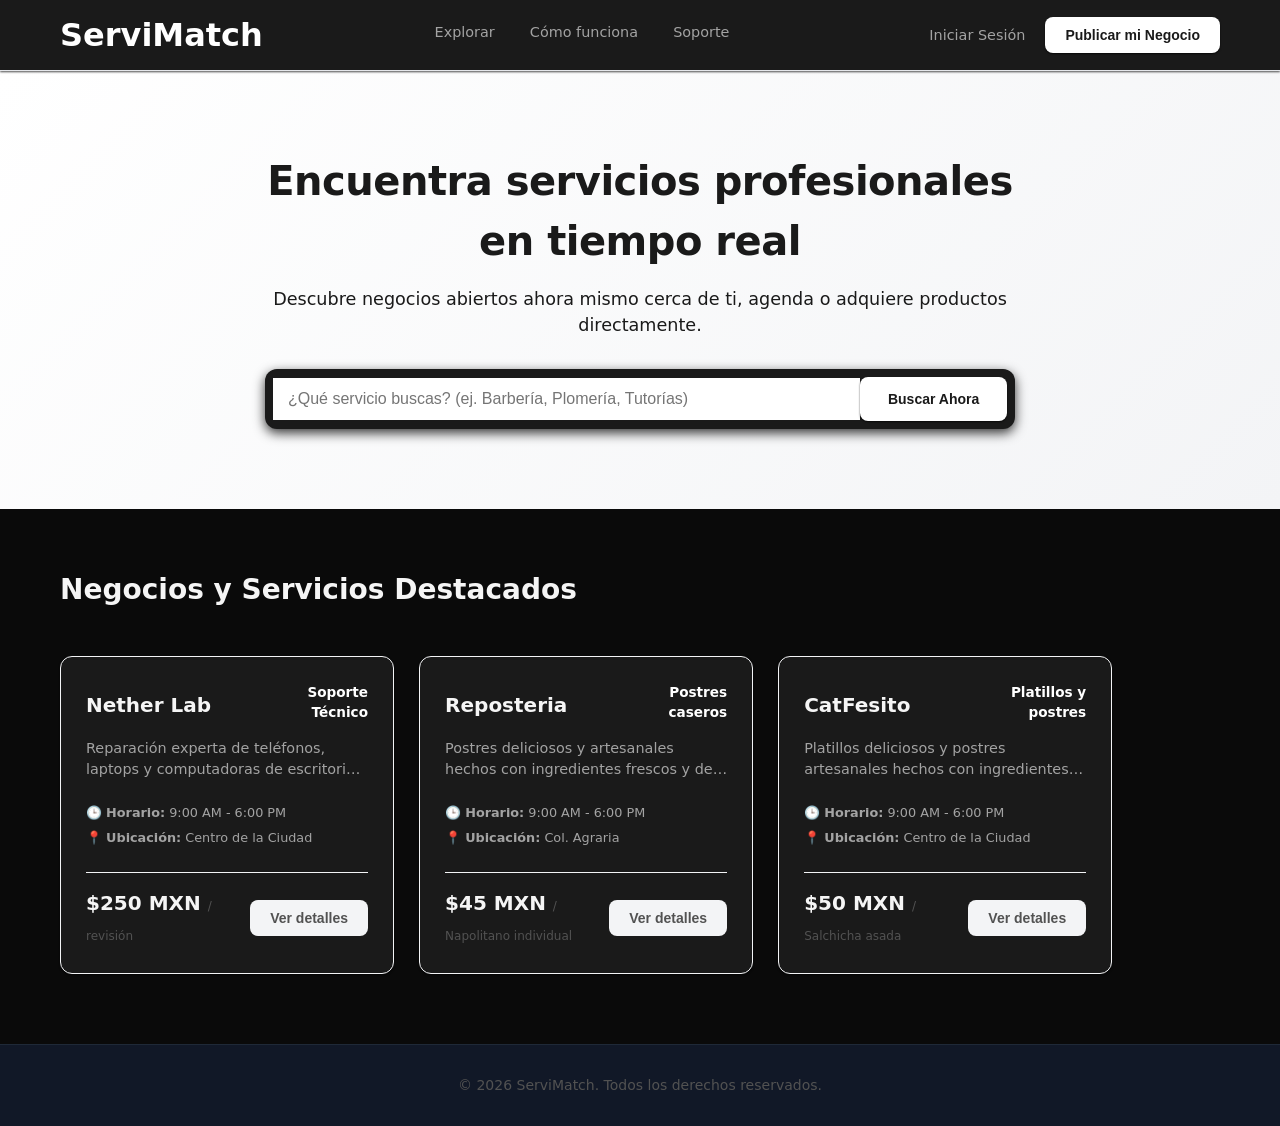
<file: index.html>
<!DOCTYPE html>
<html lang="es">
<head>
    <meta charset="UTF-8">
    <meta name="viewport" content="width=device-width, initial-scale=1.0">
    <title>ServiMatch - Encuentra Servicios en tu Zona</title>
    <link rel="stylesheet" href="css/style.css">
</head>
<body>

    <header class="header">
    <div class="container">
        <div class="navbar">
            <div class="nav-brand">
                <span><a href="index.html">ServiMatch</a></span>
            </div>
            
            <div class="nav-menu-container">
                
                
                <nav class="nav-menu" id="navMenu">
                    <a href="index.html">Explorar</a>
                    <a href="#">Cómo funciona</a>
                    <a href="soporte.html">Soporte</a>
                </nav>
                
            </div>

            <div class="nav-actions">
                <a href="login.html">Iniciar Sesión</a>
                <button class="btn btn-primary">Publicar mi Negocio</button>
            </div>
            <button class="menu-toggle" id="menuToggle" aria-label="Abrir menú">
                    <span></span>
                    <span></span>
                    <span></span>
                </button>
        </div>
    </div>
</header>

    <section class="hero">
        <div class="hero-content">
            <h1>Encuentra servicios profesionales en tiempo real</h1>
            <p>Descubre negocios abiertos ahora mismo cerca de ti, agenda o adquiere productos directamente.</p>
            
            <form class="search-form">
                <div class="search-input-cell">
                    <input type="text" placeholder="¿Qué servicio buscas? (ej. Barbería, Plomería, Tutorías)">
                </div>
                <div class="search-button-cell">
                    <button type="submit" class="btn btn-primary">Buscar Ahora</button>
                </div>
            </form>
        </div>
    </section>

    <main class="container main-content">
        <h2>Negocios y Servicios Destacados</h2>
        
        <div class="services-grid">
            
            <div class="card-wrapper">
                <div class="card">
                    <div class="card-header">
                        <div class="card-title-area">
                            <h3>Nether Lab</h3>
                        </div>
                        <div class="card-category-area">
                            <span>Soporte Técnico</span>
                        </div>
                    </div>
                    
                    <p class="card-description">Reparación experta de teléfonos, laptops y computadoras de escritorio. Diagnóstico rápido.</p>
                    
                    <div class="card-info-list">
                        <p>🕒 <strong>Horario:</strong> 9:00 AM - 6:00 PM</p>
                        <p>📍 <strong>Ubicación:</strong> Centro de la Ciudad</p>
                    </div>
                    
                    <div class="card-footer">
                        <div class="card-price-area">
                            $250 MXN <span>/ revisión</span>
                        </div>
                        <div class="card-action-area">
                            <button class="btn btn-secondary" ><a href="detallesNetherLab.html">Ver detalles</a></button>
                            
                        </div>
                    </div>
                    
                </div>
            </div>



            <div class="card-wrapper">
                <div class="card">
                    <div class="card-header">
                        <div class="card-title-area">
                            
                            <h3>Reposteria</h3>
                        </div>
                        <div class="card-category-area">
                            <span>Postres caseros</span>
                        </div>
                    </div>
                    
                    <p class="card-description">Postres deliciosos y artesanales hechos con ingredientes frescos y de alta calidad.</p>
                    
                    <div class="card-info-list">
                        <p>🕒 <strong>Horario:</strong> 9:00 AM - 6:00 PM</p>
                        <p>📍 <strong>Ubicación:</strong> Col. Agraria</p>
                    </div>
                    
                    <div class="card-footer">
                        <div class="card-price-area">
                            $45 MXN <span>/ Napolitano individual</span>
                        </div>
                        <div class="card-action-area">
                            <button class="btn btn-secondary" ><a href="detallesReposteria.html">Ver detalles</a></button>
                            
                        </div>
                    </div>
                    
                </div>


                
            </div>

            


            <div class="card-wrapper">
                <div class="card">
                    <div class="card-header">
                        <div class="card-title-area">
                            
                            <h3>CatFesito</h3>
                        </div>
                        <div class="card-category-area">
                            <span>Platillos y postres</span>
                        </div>
                    </div>
                    
                    <p class="card-description">Platillos deliciosos y postres artesanales hechos con ingredientes frescos y de alta calidad.</p>
                    
                    <div class="card-info-list">
                        <p>🕒 <strong>Horario:</strong> 9:00 AM - 6:00 PM</p>
                        <p>📍 <strong>Ubicación:</strong> Centro de la Ciudad</p>
                    </div>
                    
                    <div class="card-footer">
                        <div class="card-price-area">
                            $50 MXN <span>/ Salchicha asada</span>
                        </div>
                        <div class="card-action-area">
                            <button class="btn btn-secondary" ><a href="detalles.html">Ver detalles</a></button>
                            
                        </div>
                    </div>
                    
                </div>


                
            </div>



        </div>
    </main>

    <footer class="footer">
        <div class="container">
            <p>&copy; 2026 ServiMatch. Todos los derechos reservados.</p>
        </div>
    </footer>

    <script>
        const menuToggle = document.getElementById('menuToggle');
        const navMenu = document.getElementById('navMenu');

        menuToggle.addEventListener('click', () => {
            // Abre o cierra el menú lateral
            navMenu.classList.toggle('active');
            // Cambia el aspecto del botón (Líneas -> X)
            menuToggle.classList.toggle('open');
        });
    </script>

    
</body>
</html>

</body>
</html>
</file>
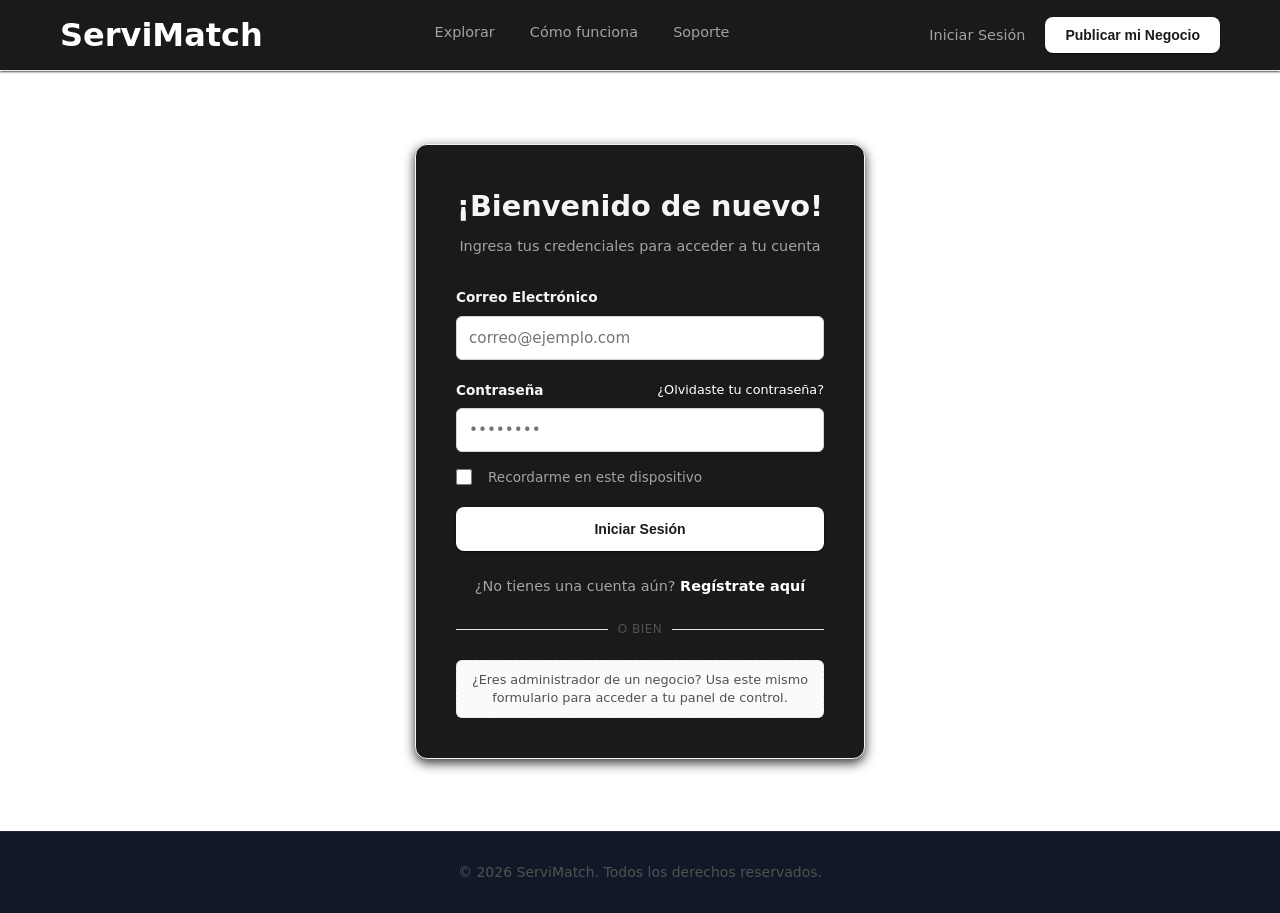
<file: login.html>
<!DOCTYPE html>
<html lang="es">
<head>
    <meta charset="UTF-8">
    <meta name="viewport" content="width=device-width, initial-scale=1.0">
    <title>ServiMatch - Encuentra Servicios en tu Zona</title>
    <link rel="stylesheet" href="css/style.css">
</head>
<body class="body2">

    <header class="header">
    <div class="container">
        <div class="navbar">
            <div class="nav-brand">
                <span><a href="index.html">ServiMatch</a></span>
            </div>
            
            <div class="nav-menu-container">
                
                
                <nav class="nav-menu" id="navMenu">
                    <a href="index.html">Explorar</a>
                    <a href="#">Cómo funciona</a>
                    <a href="soporte.html">Soporte</a>
                </nav>
                
            </div>

            <div class="nav-actions">
                <a href="login.html">Iniciar Sesión</a>
                <button class="btn btn-primary">Publicar mi Negocio</button>
            </div>
            <button class="menu-toggle" id="menuToggle" aria-label="Abrir menú">
                    <span></span>
                    <span></span>
                    <span></span>
                </button>
        </div>
    </div>
</header>

    <main class="container login-main">
        <div class="login-card">
            <div class="login-header">
                <h2>¡Bienvenido de nuevo!</h2>
                <p>Ingresa tus credenciales para acceder a tu cuenta</p>
            </div>

            <form action="#" method="POST" class="support-form">
                <div class="form-group">
                    <label for="email">Correo Electrónico</label>
                    <input type="email" id="email" name="email" placeholder="correo@ejemplo.com" required>
                </div>

                <div class="form-group">
                    <div class="label-wrapper">
                        <label for="password">Contraseña</label>
                        <a href="#" class="form-link-sm">¿Olvidaste tu contraseña?</a>
                    </div>
                    <input type="password" id="password" name="password" placeholder="••••••••" required>
                </div>

                <div class="form-options">
                    <label class="checkbox-container">
                        <input type="checkbox" name="remember">
                        <span class="checkmark"></span>
                        Recordarme en este dispositivo
                    </label>
                </div>

                <button type="submit" class="btn btn-primary btn-block">Iniciar Sesión</button>
            </form>

            <div class="login-footer">
                <p>¿No tienes una cuenta aún? <a href="registro.html">Regístrate aquí</a></p>
                <div class="divider"><span>O bien</span></div>
                <p class="admin-notice">¿Eres administrador de un negocio? Usa este mismo formulario para acceder a tu panel de control.</p>
            </div>
        </div>
    </main>

    <footer class="footer">
        <div class="container">
            <p>&copy; 2026 ServiMatch. Todos los derechos reservados.</p>
        </div>
    </footer>

    <script>
        const menuToggle = document.getElementById('menuToggle');
        const navMenu = document.getElementById('navMenu');

        menuToggle.addEventListener('click', () => {
            navMenu.classList.toggle('active');
            menuToggle.classList.toggle('open');
        });
    </script>
</body>
</html>
</file>
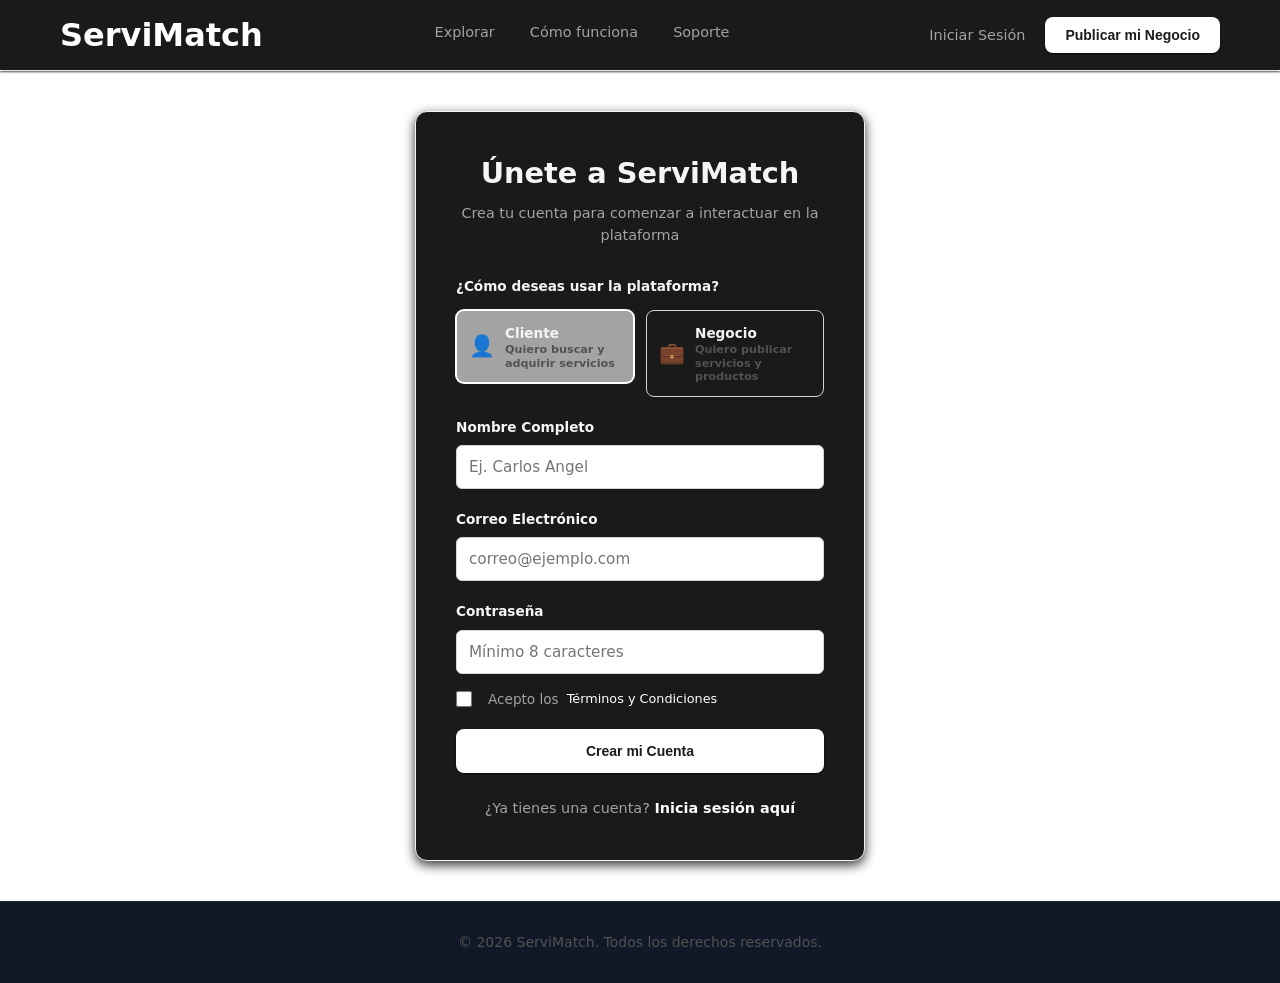
<file: registro.html>
<!DOCTYPE html>
<html lang="es">
<head>
    <meta charset="UTF-8">
    <meta name="viewport" content="width=device-width, initial-scale=1.0">
    <title>ServiMatch - Encuentra Servicios en tu Zona</title>
    <link rel="stylesheet" href="css/style.css">
</head>
<body class="body2">

    <header class="header">
    <div class="container">
        <div class="navbar">
            <div class="nav-brand">
                <span><a href="index.html">ServiMatch</a></span>
            </div>
            
            <div class="nav-menu-container">
                
                
                <nav class="nav-menu" id="navMenu">
                    <a href="index.html">Explorar</a>
                    <a href="#">Cómo funciona</a>
                    <a href="soporte.html">Soporte</a>
                </nav>
                
            </div>

            <div class="nav-actions">
                <a href="login.html">Iniciar Sesión</a>
                <button class="btn btn-primary">Publicar mi Negocio</button>
            </div>
            <button class="menu-toggle" id="menuToggle" aria-label="Abrir menú">
                    <span></span>
                    <span></span>
                    <span></span>
                </button>
        </div>
    </div>
</header>

    <main class="container login-main">
        <div class="login-card">
            <div class="login-header">
                <h2>Únete a ServiMatch</h2>
                <p>Crea tu cuenta para comenzar a interactuar en la plataforma</p>
            </div>

            <form action="#" method="POST" class="support-form">
                
                <div class="form-group">
                    <label>¿Cómo deseas usar la plataforma?</label>
                    <div class="role-selector">
                        <label class="role-option">
                            <input type="radio" name="rol" value="cliente" checked>
                            <div class="role-box">
                                <span class="role-icon">👤</span>
                                <div class="role-text">
                                    <strong>Cliente</strong>
                                    <p>Quiero buscar y adquirir servicios</p>
                                </div>
                            </div>
                        </label>
                        
                        <label class="role-option">
                            <input type="radio" name="rol" value="administrador">
                            <div class="role-box">
                                <span class="role-icon">💼</span>
                                <div class="role-text">
                                    <strong>Negocio</strong>
                                    <p>Quiero publicar servicios y productos</p>
                                </div>
                            </div>
                        </label>
                    </div>
                </div>

                <div class="form-group">
                    <label Territories for="nombre">Nombre Completo</label>
                    <input type="text" id="nombre" name="nombre" placeholder="Ej. Carlos Angel" required>
                </div>

                <div class="form-group">
                    <label for="email">Correo Electrónico</label>
                    <input type="email" id="email" name="email" placeholder="correo@ejemplo.com" required>
                </div>

                <div class="form-group">
                    <label for="password">Contraseña</label>
                    <input type="password" id="password" name="password" placeholder="Mínimo 8 caracteres" minlength="8" required>
                </div>

                <div class="form-options">
                    <label class="checkbox-container">
                        <input type="checkbox" name="terminos" required>
                        <span class="checkmark"></span>
                        Acepto los <a href="#" class="form-link-sm">Términos y Condiciones</a>
                    </label>
                </div>

                <button type="submit" class="btn btn-primary btn-block">Crear mi Cuenta</button>
            </form>

            <div class="login-footer">
                <p>¿Ya tienes una cuenta? <a href="login.html">Inicia sesión aquí</a></p>
            </div>
        </div>
    </main>

    <footer class="footer">
        <div class="container">
            <p>&copy; 2026 ServiMatch. Todos los derechos reservados.</p>
        </div>
    </footer>

    <script>
        const menuToggle = document.getElementById('menuToggle');
        const navMenu = document.getElementById('navMenu');

        menuToggle.addEventListener('click', () => {
            navMenu.classList.toggle('active');
            menuToggle.classList.toggle('open');
        });
    </script>
</body>
</html>
</file>
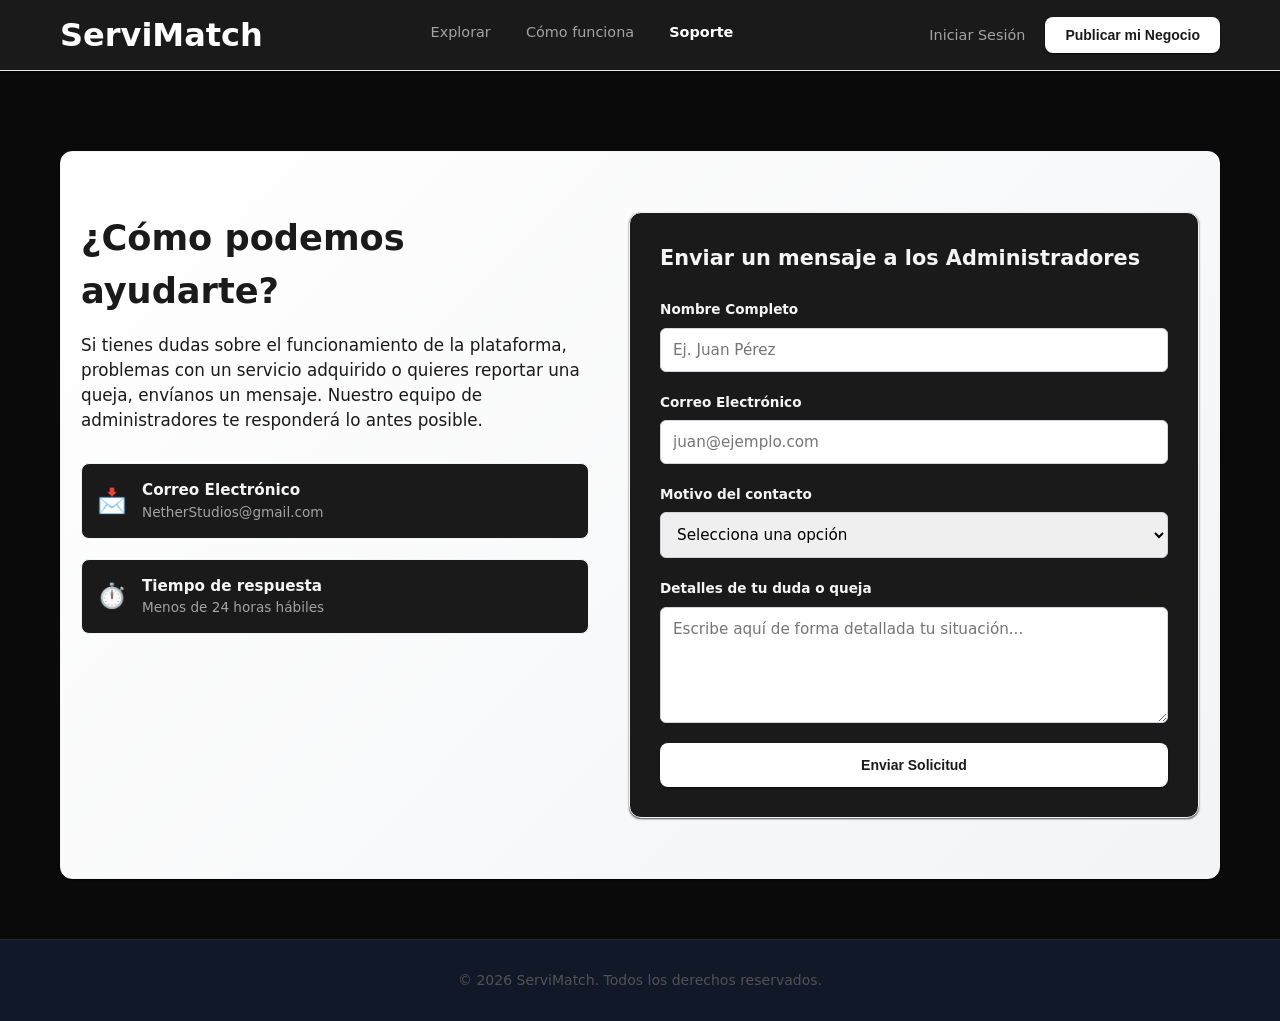
<file: soporte.html>
<!DOCTYPE html>
<html lang="es">
<head>
    <meta charset="UTF-8">
    <meta name="viewport" content="width=device-width, initial-scale=1.0">
    <title>ServiMatch - Encuentra Servicios en tu Zona</title>
    <link rel="stylesheet" href="css/style.css">
</head>
<body>

    <header class="header">
    <div class="container">
        <div class="navbar">
            <div class="nav-brand">
                <span><a href="index.html">ServiMatch</a></span>
            </div>
            
            <div class="nav-menu-container">
                
                
                <nav class="nav-menu" id="navMenu">
                    <a href="index.html">Explorar</a>
                    <a href="#">Cómo funciona</a>
                    <a href="soporte.html" class="active-link">Soporte</a>
                </nav>
                
            </div>

            <div class="nav-actions">
                <a href="login.html">Iniciar Sesión</a>
                <button class="btn btn-primary">Publicar mi Negocio</button>
            </div>
            <button class="menu-toggle" id="menuToggle" aria-label="Abrir menú">
                    <span></span>
                    <span></span>
                    <span></span>
                </button>
        </div>
    </div>
</header>

<main class="container main-content">
        <div class="support-container">
            
            <div class="support-info-card">
                <h2>¿Cómo podemos ayudarte?</h2>
                <p class="support-subtitle">Si tienes dudas sobre el funcionamiento de la plataforma, problemas con un servicio adquirido o quieres reportar una queja, envíanos un mensaje. Nuestro equipo de administradores te responderá lo antes posible.</p>
                
                <div class="support-channels">
                    <div class="channel-item">
                        <span class="channel-icon">📩</span>
                        <div>
                            <h4>Correo Electrónico</h4>
                            <p>NetherStudios@gmail.com</p>
                        </div>
                    </div>
                    <div class="channel-item">
                        <span class="channel-icon">⏱️</span>
                        <div>
                            <h4>Tiempo de respuesta</h4>
                            <p>Menos de 24 horas hábiles</p>
                        </div>
                    </div>
                </div>
            </div>

            <div class="support-form-card">
                <h3>Enviar un mensaje a los Administradores</h3>
                
                <form action="#" method="POST" class="support-form">
                    <div class="form-group">
                        <label for="nombre">Nombre Completo</label>
                        <input type="text" id="nombre" name="nombre" placeholder="Ej. Juan Pérez" required>
                    </div>

                    <div class="form-group">
                        <label for="correo">Correo Electrónico</label>
                        <input type="email" id="correo" name="correo" placeholder="juan@ejemplo.com" required>
                    </div>

                    <div class="form-group">
                        <label for="tipo_asunto">Motivo del contacto</label>
                        <select id="tipo_asunto" name="tipo_asunto" required>
                            <option value="" disabled selected>Selecciona una opción</option>
                            <option value="duda">Duda / Consulta general</option>
                            <option value="queja">Queja sobre un negocio/servicio</option>
                            <option value="tecnico">Problema técnico en la web</option>
                            <option value="otro">Otro asunto</option>
                        </select>
                    </div>

                    <div class="form-group">
                        <label for="mensaje">Detalles de tu duda o queja</label>
                        <textarea id="mensaje" name="mensaje" rows="5" placeholder="Escribe aquí de forma detallada tu situación..." required></textarea>
                    </div>

                    <button type="submit" class="btn btn-primary btn-block">Enviar Solicitud</button>
                </form>
            </div>

        </div>
    </main>

    <footer class="footer">
        <div class="container">
            <p>&copy; 2026 ServiMatch. Todos los derechos reservados.</p>
        </div>
    </footer>

    <script>
        const menuToggle = document.getElementById('menuToggle');
        const navMenu = document.getElementById('navMenu');

        menuToggle.addEventListener('click', () => {
            navMenu.classList.toggle('active');
            menuToggle.classList.toggle('open');
        });
    </script>
</body>
</html>
</file>
<file: css/style.css>
/* ==========================================================================
   1. VARIABLES Y CONFIGURACIÓN BASE
   ========================================================================== */
:root {
    
    /* Colores Principales (Monocromáticos) */
    --primary-color: #ffffff;       /* Blanco puro para los elementos de máxima atención */
    --primary-hover: #e5e7eb;       /* Gris muy claro para los hovers */
    --secondary-color: #f3f4f6;     /* Contraste secundario claro */
    
    /* Fondos (Negros y Grises Profundos) */
    --bg-main: #0a0a0a;             /* Negro azabache sutil (más elegante que el #000000 puro) */
    --bg-card: #121212;             /* Un gris oscuro casi negro para tarjetas y contenedores */
    --white: #1a1a1a;               /* Tercer nivel de elevación para elementos flotantes o menús */
    
    /* Textos (Escala de Blancos y Grises) */
    --text-dark: #f5f5f5;           /* Texto principal (Blanco suave para no cansar la vista) */
    --text-muted: #a3a3a3;          /* Texto secundario (Gris medio) */
    --text-light: #525252;          /* Texto desactivado, bordes finos o subtítulos muy discretos */
    
    /* Estados (Manteniendo la estética, pero legibles) */
    --color-open-bg: #172554;       /* Azul marino muy oscuro (mantiene el orden sin romper la estética) */
    --color-open-text: #60a5fa;     
    --color-closed-bg: #2d0606;     /* Vino/Rojo quemado muy oscuro */
    --color-closed-text: #f87171;   
    
    /* Efectos y Estructura */
    --shadow-sm: 0 1px 2px 0 rgba(0, 0, 0, 0.7);
    --shadow-md: 0 4px 12px rgba(0, 0, 0, 0.8);
    --radius: 12px;
}

* {
    box-sizing: border-box;
    margin: 0;
    padding: 0;
}

body {
    font-family: system-ui, -apple-system, BlinkMacSystemFont, 'Segoe UI', Roboto, Oxygen, Ubuntu, Cantarell, sans-serif;
    background-color: var(--bg-main);
    color: var(--text-dark);
    line-height: 1.5;
}
.body2 {
    font-family: system-ui, -apple-system, BlinkMacSystemFont, 'Segoe UI', Roboto, Oxygen, Ubuntu, Cantarell, sans-serif;
    background-color: var(--primary-color);
    color: var(--text-dark);
    line-height: 1.5;
}

a {
    text-decoration: none;
    color: inherit;
    transition: color 0.2s ease;
}

/* ==========================================================================
   2. COMPONENTES REUTILIZABLES (Botones, Etiquetas)
   ========================================================================== */
.btn {
    display: inline-block;
    padding: 10px 20px;
    font-size: 0.875rem;
    font-weight: 600;
    border-radius: 8px;
    border: none;
    cursor: pointer;
    transition: all 0.2s ease;
    text-align: center;
}

.btn-primary {
    background-color: var(--primary-color);
    color: var(--white);
    box-shadow: var(--shadow-sm);
}

.btn-primary:hover {
    background-color: var(--primary-hover);
}

.btn-secondary {
    background-color: #f3f4f6;
    color: var(--text-light);
}

.btn-secondary:hover {
    background-color: #e5e7eb;
}

.btn-disabled {
    background-color: #f3f4f6;
    color: var(--color-closed-text);
    cursor: not-allowed;
}

.badge {
    display: inline-block;
    padding: 4px 10px;
    font-size: 0.75rem;
    font-weight: 600;
    border-radius: 9999px;
}

.badge-open {
    background-color: var(--color-open-bg);
    color: var(--color-open-text);
}

.badge-closed {
    background-color: var(--color-closed-bg);
    color: var(--color-closed-text);
}

/* ==========================================================================
   3. ESTRUCTURA / LAYOUT DEL INDEX
   ========================================================================== */
.container {
    max-width: 1200px;
    margin: 0 auto;
    padding: 0 20px;
}

/* Navbar */
.header {
    background-color: var(--white);
    border-bottom: 1px solid #e5e7eb;
    position: sticky;
    top: 0;
    z-index: 100;
    box-shadow: var(--shadow-sm);
}

.navbar {
    display: table;
    width: 100%;
    height: 70px;
}

.nav-brand, .nav-menu, .nav-actions {
    display: table-cell;
    vertical-align: middle;
}

.nav-brand {
    font-size: 2rem;
    font-weight: 700;
    color: var(--primary-color);
    width: 20%;
}

.nav-menu {
    text-align: center;
    width: 50%;
    padding:20px;
}

.nav-menu a {
    margin: 0 15px;
    font-size: 0.9rem;
    font-weight: 500;
    color: var(--text-muted);
}

.nav-menu a:hover {
    color: var(--primary-color);
}

.nav-actions {
    text-align: right;
    width: 30%;
}

.nav-actions a {
    margin-right: 15px;
    font-size: 0.9rem;
    font-weight: 500;
    color: var(--text-muted);
}

.nav-actions a:hover {
    color: var(--primary-color);
}

/* Hero Section (Buscador) */
.hero {
    background: linear-gradient(135deg, var(--primary-color) 0%, var(--secondary-color) 100%);
    color: var(--white);
    padding: 80px 20px;
    text-align: center;
}

.hero-content {
    max-width: 750px;
    margin: 0 auto;
}

.hero h1 {
    font-size: 2.5rem;
    font-weight: 800;
    margin-bottom: 15px;
    letter-spacing: -0.5px;
}

.hero p {
    font-size: 1.1rem;
    margin-bottom: 30px;
}

/* Formulario de búsqueda */
.search-form {
    background-color: var(--white);
    padding: 8px;
    border-radius: var(--radius);
    box-shadow: var(--shadow-md);
    display: table;
    width: 100%;
}

.search-input-cell, .search-button-cell {
    display: table-cell;
    vertical-align: middle;
}

.search-input-cell {
    width: 80%;
}

.search-form input {
    width: 100%;
    padding: 12px 15px;
    border: none;
    font-size: 1rem;
    color: var(--text-dark);
    outline: none;
}

.search-button-cell {
    width: 20%;
    text-align: right;
}

.search-form .btn {
    width: 100%;
    padding: 14px;
}

/* Catálogo / Grid de Servicios */
.main-content {
    padding: 60px 20px;
}

.main-content h2 {
    font-size: 1.75rem;
    font-weight: 700;
    margin-bottom: 35px;
}

.services-grid {
    display: block;
    margin-left: -10px;
    margin-right: -10px;
}

/* Tarjeta del Servicio (Estilo base) */
.card-wrapper {
    display: inline-block;
    width: 30%;
    padding: 10px;
    vertical-align: top;
    box-sizing: border-box;
}

.card {
    background-color: var(--white);
    border: 1px solid #f3f4f6;
    border-radius: var(--radius);
    padding: 25px;
    box-shadow: var(--shadow-sm);
    transition: transform 0.2s ease, box-shadow 0.2s ease;
}

.card:hover {
    transform: translateY(-4px);
    box-shadow: var(--shadow-md);
}

.card-opacity {
    opacity: 0.85;
}

.card-header {
    display: table;
    width: 100%;
    margin-bottom: 15px;
}

.card-title-area, .card-category-area {
    display: table-cell;
    vertical-align: top;
}

.card-title-area {
    width: 70%;
}

.card-title-area h3 {
    font-size: 1.25rem;
    font-weight: 700;
    margin-top: 8px;
}

.card-category-area {
    width: 30%;
    text-align: right;
    font-size: 0.85rem;
    font-weight: 600;
    color: var(--primary-color);
}

.card-description {
    font-size: 0.9rem;
    color: var(--text-muted);
    margin-bottom: 20px;
    height: 45px;
    display: -webkit-box;
    -webkit-line-clamp: 2;
    -webkit-box-orient: vertical;
    overflow: hidden;
}

.card-info-list {
    font-size: 0.8rem;
    color: var(--text-muted);
    margin-bottom: 25px;
}

.card-info-list p {
    margin-bottom: 6px;
}

.card-footer {
    display: table;
    width: 100%;
    border-top: 1px solid #f3f4f6;
    padding-top: 15px;
}

.card-price-area, .card-action-area {
    display: table-cell;
    vertical-align: middle;
}

.card-price-area {
    font-size: 1.25rem;
    font-weight: 700;
    width: 50%;
}

.card-price-area span {
    font-size: 0.75rem;
    color: var(--text-light);
    font-weight: 400;
}

.card-action-area {
    width: 50%;
    text-align: right;
}

/* Footer */
.footer {
    background-color: #111827;
    color: var(--text-light);
    padding: 30px 0;
    text-align: center;
    font-size: 0.875rem;
    border-top: 1px solid #1f2937;
}

.menu-toggle {
    display: none;
    flex-direction: column;
    justify-content: space-between;
    width: 24px;
    height: 18px;
    background: transparent;
    border: none;
    cursor: pointer;
    z-index: 110;
}

/* Las 3 líneas del icono */
.menu-toggle span {
    width: 100%;
    height: 3px;
    background-color: var(--text-dark);
    border-radius: 2px;
    transition: all 0.3s ease;
}




/* ==========================================================================
   5. DISEÑO DE LA PÁGINA DE SOPORTE
   ========================================================================== */
.support-container {
    display: flex;
    gap: 40px;
    align-items: flex-start;
    margin-top: 20px;
    background: linear-gradient(135deg, var(--primary-color) 0%, var(--secondary-color) 100%);
    color: var(--white);
    padding: 60px 20px;
    border-radius: var(--radius);
    border: 1px solid #f3f4f6;
    box-shadow: var(--shadow-sm);
}

.support-info-card {
    flex: 1;
}

.support-info-card h2 {
    font-size: 2.2rem;
    margin-bottom: 15px;
    color: var(--text-ligh);
}

.support-subtitle {
    color: var(--text-ligh);
    font-size: 1.05rem;
    margin-bottom: 30px;
}

.support-channels {
    display: flex;
    flex-direction: column;
    gap: 20px;
}

.channel-item {
    display: flex;
    align-items: center;
    gap: 15px;
    background-color: var(--white);
    padding: 15px;
    border-radius: 8px;
    border: 1px solid #f3f4f6;
}

.channel-icon {
    font-size: 1.5rem;
}

.channel-item h4 {
    font-size: 0.95rem;
    font-weight: 700;
    color: var(--text-dark);
}

.channel-item p {
    font-size: 0.85rem;
    color: var(--text-muted);
}

/* Tarjeta del Formulario */
.support-form-card {
    flex: 1;
    background-color: var(--white);
    padding: 30px;
    border-radius: var(--radius);
    border: 1px solid #f3f4f6;
    box-shadow: var(--shadow-sm);
}

.support-form-card h3 {
    font-size: 1.3rem;
    margin-bottom: 25px;
    color: var(--text-dark);
}

.support-form {
    display: flex;
    flex-direction: column;
    gap: 20px;
}

.form-group {
    display: flex;
    flex-direction: column;
    gap: 8px;
}

.form-group label {
    font-size: 0.85rem;
    font-weight: 600;
    color: var(--text-dark);
}

.form-group input, 
.form-group select, 
.form-group textarea {
    width: 100%;
    padding: 12px;
    border: 1px solid #d1d5db;
    border-radius: 6px;
    font-size: 0.95rem;
    font-family: inherit;
    outline: none;
    transition: border-color 0.2s;
}

.form-group input:focus, 
.form-group select:focus, 
.form-group textarea:focus {
    border-color: var(--primary-color);
    box-shadow: 0 0 0 3px rgba(79, 70, 229, 0.1);
}

.btn-block {
    width: 100%;
    padding: 14px;
}



/* Enlace activo en el menú */
.active-link {
    color: var(--primary-color) !important;
    font-weight: 700 !important;
}

/* ==========================================================================
   6. DISEÑO DE LA PÁGINA DE LOGIN
   ========================================================================== */
.login-main {
    display: flex;
    justify-content: center;
    align-items: center;
    min-height: calc(100vh - 140px); /* Resta altura de header y footer */
    padding: 40px 20px;
}

.login-card {
    background-color: var(--white);
    width: 100%;
    max-width: 450px;
    padding: 40px;
    border-radius: var(--radius);
    border: 1px solid #f3f4f6;
    box-shadow: var(--shadow-md);
}

.login-header {
    text-align: center;
    margin-bottom: 30px;
}

.login-header h2 {
    font-size: 1.8rem;
    font-weight: 800;
    color: var(--text-dark);
    margin-bottom: 8px;
}

.login-header p {
    font-size: 0.9rem;
    color: var(--text-muted);
}

/* Alineación de etiqueta y enlace de recuperar contraseña */
.label-wrapper {
    display: flex;
    justify-content: space-between;
    align-items: center;
}

.form-link-sm {
    font-size: 0.8rem;
    color: var(--primary-color);
    font-weight: 500;
}

.form-link-sm:hover {
    text-decoration: underline;
}

/* Opciones extra (Checkbox) */
.form-options {
    display: flex;
    align-items: center;
    font-size: 0.85rem;
    color: var(--text-muted);
    margin-top: -5px;
}

.checkbox-container {
    display: flex;
    align-items: center;
    gap: 8px;
    cursor: pointer;
    user-select: none;
}

.checkbox-container input {
    cursor: pointer;
    accent-color: var(--primary-color); /* Cambia el color del checkbox nativo */
    width: 16px;
    height: 16px;
}

/* Elementos del pie de la tarjeta */
.login-footer {
    text-align: center;
    margin-top: 25px;
    font-size: 0.9rem;
    color: var(--text-muted);
}

.login-footer a {
    color: var(--primary-color);
    font-weight: 600;
}

.login-footer a:hover {
    text-decoration: underline;
}

/* Divisor decorativo */
.divider {
    position: relative;
    text-align: center;
    margin: 20px 0;
}

.divider::before {
    content: "";
    position: absolute;
    top: 50%;
    left: 0;
    right: 0;
    height: 1px;
    background-color: #e5e7eb;
    z-index: 1;
}

.divider span {
    position: relative;
    background-color: var(--white);
    padding: 0 10px;
    font-size: 0.75rem;
    color: var(--text-light);
    text-transform: uppercase;
    letter-spacing: 0.5px;
    z-index: 2;
}

.admin-notice {
    font-size: 0.8rem;
    color: var(--text-light);
    line-height: 1.4;
    background-color: #f9fafb;
    padding: 10px;
    border-radius: 6px;
    border: 1px dashed #e5e7eb;
}

/* Ajustes Responsive para móvil */
@media (max-width: 480px) {
    .login-card {
        padding: 25px 20px;
        box-shadow: none; /* Simplifica la vista en pantallas ultra pequeñas */
        border: none;
    }
    
    body {
        background-color: var(--white); /* Evita contraste de fondo en celular */
    }
    
    .divider span {
        background-color: var(--white);
    }
}

/* ==========================================================================
   7. DISEÑO DE LA PÁGINA DE REGISTRO (SELECTOR DE ROLES)
   ========================================================================== */
.role-selector {
    display: flex;
    gap: 12px;
    margin-top: 5px;
}

.role-option {
    flex: 1;
    cursor: pointer;
}

/* Esconde el círculo de radio por defecto */
.role-option input[type="radio"] {
    display: none;
}

/* Diseño de la tarjeta contenedora simulada */
.role-box {
    display: flex;
    align-items: center;
    gap: 10px;
    padding: 12px;
    border: 1px solid #d1d5db;
    border-radius: 8px;
    background-color: var(--white);
    transition: all 0.2s ease;
}

.role-icon {
    font-size: 1.3rem;
}

.role-text strong {
    display: block;
    font-size: 0.85rem;
    color: var(--text-dark);
}

.role-text p {
    font-size: 0.7rem;
    color: var(--text-light);
    line-height: 1.2;
}

/* Comportamiento cuando el radio oculto se activa/selecciona */
.role-option input[type="radio"]:checked + .role-box {
    border-color: var(--primary-color);
    background-color: var(--text-muted);
    box-shadow: 0 0 0 1px var(--primary-color);
    
}


/* ==========================================================================
   8. DISEÑO DE LA PÁGINA DE DETALLES DEL NEGOCIO
   ========================================================================== */
.business-header-card {
    background-color: var(--white);
    padding: 35px;
    border-radius: var(--radius);
    border: 1px solid #f3f4f6;
    box-shadow: var(--shadow-sm);
    margin-bottom: 30px;
}

.business-title-row {
    display: flex;
    justify-content: space-between;
    align-items: flex-start;
    border-bottom: 1px solid #f3f4f6;
    padding-bottom: 20px;
    margin-bottom: 20px;
}

.business-title {
    font-size: 2.2rem;
    font-weight: 800;
    color: var(--text-dark);
    margin-top: 5px;
}

.business-category {
    font-size: 1rem;
    color: var(--primary-color);
    font-weight: 600;
}

.business-location-badge {
    background-color: var(--primary-color);
    padding: 8px 14px;
    border-radius: 8px;
    font-size: 0.9rem;
    font-weight: 500;
    color: var(--text-muted);
}

.business-long-desc {
    font-size: 1.05rem;
    color: var(--text-muted);
    line-height: 1.6;
}

/* Lista de productos (Columna izquierda) */
.products-section {
    flex: 2; /* Toma más espacio que la sidebar */
}

.products-section h3 {
    font-size: 1.4rem;
    margin-bottom: 5px;
}

.section-subtitle {
    font-size: 0.9rem;
    color: var(--text-light);
    margin-bottom: 20px;
}

.products-list {
    display: flex;
    flex-direction: column;
    gap: 15px;
}

.product-item {
    background-color: var(--white);
    border: 1px solid #f3f4f6;
    border-radius: var(--radius);
    padding: 20px;
    display: flex;
    justify-content: space-between;
    align-items: center;
    gap: 20px;
    transition: box-shadow 0.2s;
}

.product-item:hover {
    box-shadow: var(--shadow-sm);
}

.product-details h4 {
    font-size: 1.1rem;
    font-weight: 700;
    color: var(--text-dark);
    margin-bottom: 4px;
}

.product-details p {
    font-size: 0.9rem;
    color: var(--text-muted);
    margin-bottom: 10px;
}

.product-price {
    font-size: 1.15rem;
    font-weight: 800;
    color: var(--text-dark);
    display: block;
}

/* Sidebar de Horarios (Columna derecha) */
.business-sidebar {
    flex: 1;
    display: flex;
    flex-direction: column;
    gap: 20px;
}

.sidebar-card {
    background-color: var(--white);
    padding: 25px;
    border-radius: var(--radius);
    border: 1px solid #f3f4f6;
    box-shadow: var(--shadow-sm);
}

.sidebar-card h4 {
    font-size: 1.05rem;
    margin-bottom: 15px;
    border-bottom: 1px solid #f3f4f6;
    padding-bottom: 8px;
}

.hours-table {
    width: 100%;
    border-collapse: collapse;
    font-size: 0.9rem;
}

.hours-table td {
    padding: 8px 0;
    color: var(--text-muted);
}

.hours-time {
    text-align: right;
    font-weight: 500;
    color: var(--text-dark);
}

.current-day td {
    font-weight: 700;
    color: var(--primary-color) !important;
}

.closed-day .hours-time {
    color: var(--color-closed-text);
    font-weight: 600;
}

.info-box {
    background-color: #fafafa;
    border-left: 4px solid var(--primary-color);
}

.info-box p {
    font-size: 0.85rem;
    color: var(--text-light);
    line-height: 1.5;
}
.current-day td {
    font-weight: 700; /* Pone todo el texto de la fila en negritas */
    color: var(--primary-color) !important; /* Aplica el color índigo de tu marca */
}

.current-day .hours-time {
    color: var(--primary-color) !important;
}

/* Responsive para Detalles */
@media (max-width: 768px) {
    .business-title-row {
        flex-direction: column;
        gap: 15px;
    }
    
    .product-item {
        flex-direction: column;
        align-items: flex-start;
    }
    
    .product-action {
        width: 100%;
    }
    
    .product-action .btn {
        width: 100%;
    }
}

/* ==========================================================================
   9. SECCIÓN DE GALERÍA EN CARRETE HORIZONTAL (ACTUALIZADO)
   ========================================================================== */
.business-gallery-section {
    margin-top: 30px;
    border-top: 1px solid #f3f4f6;
    padding-top: 25px;
}

.gallery-title {
    font-size: 1.1rem;
    font-weight: 700;
    color: var(--text-dark);
    margin-bottom: 15px;
}

/* Contenedor del scroll horizontal */
.gallery-carousel-wrapper {
    width: 100%;
    overflow-x: auto; /* Habilita el desplazamiento horizontal */
    scroll-behavior: smooth;
    padding-bottom: 10px; /* Espacio para que no tape la barra de scroll */
    
    /* Esconder barra de scroll por defecto en navegadores modernos (opcional) */
    -webkit-overflow-scrolling: touch;
}

/* Modificamos la Grid para que actúe como un tren de vagones infinitos */
.gallery-grid {
    display: flex;
    gap: 16px; /* Separación limpia entre imágenes */
    width: max-content; /* Obliga a los elementos a mantenerse en una sola línea */
}

/* Configuración para Computadoras (Aparecen 3 completas, la 4ta se desborda en carrete) */
.gallery-item {
    flex-shrink: 0; /* Evita que las imágenes se aplasten */
    width: calc((100vw - 40px - 70px - 32px) / 3); /* Cálculo exacto basado en el contenedor */
    max-width: 350px; /* Tamaño máximo recomendado para mantener proporción */
    height: 220px;
    position: relative;
    border-radius: 8px;
    overflow: hidden;
}

.gallery-item img {
    width: 100%;
    height: 100%;
    object-fit: cover;
    border-radius: 8px;
    transition: transform 0.3s ease;
}

/* Texto flotante al pasar el mouse */
.gallery-overlay {
    position: absolute;
    top: 0; left: 0; right: 0; bottom: 0;
    background: linear-gradient(to top, rgba(0, 0, 0, 0.8) 0%, rgba(0, 0, 0, 0) 70%);
    display: flex;
    align-items: flex-end;
    padding: 12px;
    opacity: 0;
    transition: opacity 0.3s ease;
}

.gallery-overlay span {
    color: var(--primary-color);
    font-size: 0.8rem;
    font-weight: 600;
}

/* Animaciones en PC */
.gallery-item:hover img {
    transform: scale(1.05);
}

.gallery-item:hover .gallery-overlay {
    opacity: 1;
}

/* Estilos de barra de scroll sutiles */
.gallery-carousel-wrapper::-webkit-scrollbar {
    height: 6px;
}
.gallery-carousel-wrapper::-webkit-scrollbar-track {
    background: #f1f1f1;
    border-radius: 10px;
}
.gallery-carousel-wrapper::-webkit-scrollbar-thumb {
    background: #d1d5db;
    border-radius: 10px;
}
.gallery-carousel-wrapper::-webkit-scrollbar-thumb:hover {
    background: var(--primary-color);
}

/* ==========================================================================
   RESPONSIVE EXCLUSIVO PARA EL CARRETE MÓVIL
   ========================================================================== */
@media (max-width: 768px) {
    /* En celulares cambian las dimensiones: caben exactamente 2 fotos en pantalla */
    .gallery-item {
        width: calc((120vw - 90px) / 2); /* Deja ver exactamente 2 tarjetas completas */
        height: 140px;
    }

    .gallery-overlay {
        opacity: 1; /* El texto permanece siempre visible en pantallas táctiles */
        background: linear-gradient(to top, rgba(0, 0, 0, 0.75) 0%, rgba(0, 0, 0, 0) 60%);
    }
    
    .gallery-overlay span {
        font-size: 0.75rem;
    }
}

/* ==========================================================================
   10. MODAL / LIGHTBOX PARA DETALLES DE GALERÍA
   ========================================================================== */
.modal-overlay {
    position: fixed;
    top: 0; left: 0; right: 0; bottom: 0;
    background-color: rgba(17, 24, 39, 0.75); /* Fondo oscuro con transparencia */
    z-index: 1000;
    display: none; /* Oculto por defecto */
    justify-content: center;
    align-items: center;
    padding: 20px;
}

/* Se muestra cuando se añade la clase .show vía JS */
.modal-overlay.show {
    display: flex;
}

.modal-container {
    background-color: var(--white);
    width: 100%;
    max-width: 750px;
    border-radius: var(--radius);
    overflow: hidden;
    position: relative;
    box-shadow: var(--shadow-md);
    animation: fadeInModal 0.3s ease;
}

@keyframes fadeInModal {
    from { opacity: 0; transform: scale(0.95); }
    to { opacity: 1; transform: scale(1); }
}

.modal-close-btn {
    position: absolute;
    top: 15px; right: 20px;
    font-size: 2rem;
    background: transparent;
    border: none;
    color: var(--text-muted);
    cursor: pointer;
    z-index: 10;
    transition: color 0.2s;
}

.modal-close-btn:hover {
    color: var(--text-dark);
}

/* Diseño de dos columnas internas para el modal */
.modal-layout {
    display: flex;
    flex-direction: row;
}

.modal-img-area {
    flex: 1.2;
    background-color: #000;
    height: 380px;
}

.modal-img-area img {
    width: 100%;
    height: 100%;
    object-fit: cover;
}

.modal-info-area {
    flex: 1;
    padding: 35px 25px;
    display: flex;
    flex-direction: column;
    justify-content: center;
}

.modal-info-area h3 {
    font-size: 1.35rem;
    font-weight: 800;
    color: var(--text-dark);
    margin-bottom: 12px;
}

.modal-info-area p {
    font-size: 0.95rem;
    color: var(--text-muted);
    line-height: 1.6;
}

/* Adaptación total para pantallas móviles */
@media (max-width: 680px) {
    .modal-layout {
        flex-direction: column; /* Cambia a una sola columna vertical */
    }
    
    .modal-img-area {
        height: 220px;
    }
    
    .modal-info-area {
        padding: 25px 20px;
    }
    .modal-img-area img {
    width: 100%;
    height: auto;       /* Cambia 100% por auto */
    max-height: 40vh;   /* Evita que ocupe más del 40% de la pantalla del celular hacia abajo */
    object-fit: contain; /* O 'cover', dependiendo de si prefieres que llene el espacio o se vea completa */
}
}

/* Ajuste responsive para celulares muy pequeños */
@media (max-width: 400px) {
    .role-selector {
        flex-direction: column;
    }
}

/* ==========================================================================
   11. MODAL DEL MAPA Y UBICACIÓN
   ========================================================================== */
.btn-map-trigger {
    border: none;
    cursor: pointer;
    background-color: #e0e7ff; /* Tono índigo muy suave */
    color: var(--text-light);
    font-family: inherit;
    transition: all 0.2s ease;
}

.btn-map-trigger:hover {
    background-color: var(--primary-color);
    color: var(--white);
}

.map-link-text {
    font-size: 0.75rem;
    font-weight: 400;
    opacity: 0.85;
    margin-left: 4px;
}

/* Contenedor específico para el mapa modal */
.map-modal-container {
    background-color: var(--white);
    width: 100%;
    max-width: 650px;
    border-radius: var(--radius);
    overflow: hidden;
    position: relative;
    box-shadow: var(--shadow-md);
    padding: 25px;
    animation: fadeInModal 0.3s ease;
}

.map-modal-header {
    margin-bottom: 15px;
    padding-right: 30px; /* Evita que el texto choque con la 'X' de cerrar */
}

.map-modal-header h3 {
    font-size: 1.25rem;
    font-weight: 800;
    color: var(--text-dark);
}

.map-modal-header p {
    font-size: 0.85rem;
    color: var(--text-muted);
    margin-top: 2px;
}

/* Contenedor responsivo para el mapa */
.map-iframe-container {
    width: 100%;
    height: 350px; /* Altura ideal para el mapa */
    border-radius: 8px;
    overflow: hidden;
    background-color: #e5e7eb;
}

/* Ajustes para móviles */
@media (max-width: 480px) {
    .map-modal-container {
        padding: 20px 15px;
    }
    .map-iframe-container {
        height: 280px; /* Reducimos la altura en pantallas pequeñas */
    }
}


/*-------------------------------------------------------------------------------------------
---------------------------- Responsive para Soporte-----------------------------------------
---------------------------------------------------------------------------------------------*/




@media (max-width: 992px) {
    .support-container {
        flex-direction: column;
        gap: 40px;
    }
    
    .support-info-card, .support-form-card {
        width: 100%;
    }
}

/* Responsive para pantallas medianas (Tablets) */
@media (max-width: 992px) {
    .card-wrapper {
        width: 50%;
    }
}

/* Responsive para pantallas pequeñas (Celulares) */
@media (max-width: 768px) {
    .nav-menu {
        display: none; /* Esconde menú en móvil */
    }
    .nav-actions .btn-primary {
    display: none;
}

    .nav-brand { width: 40%; }
    .nav-actions { width: 60%; }
    
    .card-wrapper {
        width: 100%;
    }
    
    .search-form, .search-input-cell, .search-button-cell {
        display: block;
        width: 100%;
    }
    
    .search-button-cell {
        text-align: center;
        margin-top: 10px;
    }

    .hero {
    background: linear-gradient(135deg, var(--primary-color) 0%, var(--secondary-color) 100%);
    color: var(--white);
    padding: 50px 50px;
    text-align: center;
}

.hero h1 {
    font-size: 2.3rem;
    font-weight: 800;
    margin-bottom: 5px;
    letter-spacing: -0.5px;
}

.main-content {
    padding: 20px 20px;
}

@media (max-width: 768px) {
    .nav-brand { width: 50%; }
    .nav-actions { width: 100%; }
    
    .nav-menu-container {
        display: inline-block;
        vertical-align: middle;
    }

    /* Mostrar el botón hamburguesa */
    .menu-toggle {
        display: flex;
    margin-top: 25px;
    }

    /* Transformar el menú tradicional en un despliegue vertical oculto */
    .nav-menu {
        display: block;
        position: fixed;
        top: 70px; /* Justo debajo del header */
        left: 200%; /* Escondido a la izquierda */
        width: 100%;
        height: calc(100vh - 70px);
        background-color: var(--white);
        flex-direction: column;
        padding: 40px 20px;
        transition: left 0.3s ease;
        box-shadow: 0 4px 6px rgba(0, 0, 0, 0.05);
        text-align: left;
    }

    /* Links del menú ahora uno abajo del otro */
    .nav-menu a {
        display: block;
        margin: 0 0 25px 0;
        font-size: 1.2rem;
    }

    /* Clase que activará JavaScript para mostrar el menú */
    .nav-menu.active {
        left: 0;
    }

    /* Animación del icono (Opcional: Convierte la hamburguesa en una "X") */
    .menu-toggle.open span:nth-child(1) {
        transform: rotate(45deg) translate(5px, 5px);
    }
    .menu-toggle.open span:nth-child(2) {
        opacity: 0;
    }
    .menu-toggle.open span:nth-child(3) {
        transform: rotate(-45deg) translate(5px, -5px);
    }

    /* Ajustes extra para el buscador y tarjetas en móvil */
    .card-wrapper { width: 100%; }
    .search-form, .search-input-cell, .search-button-cell { display: block; width: 100%; }
    .search-button-cell { text-align: center; margin-top: 10px; }
}

.support-container {
    display: flex;
    gap: 25px;
    align-items: flex-start;
    margin-top: 20px;
    background: linear-gradient(135deg, var(--primary-color) 0%, var(--secondary-color) 100%);
    color: var(--white);
    padding: 10px 10px;
    border-radius: var(--radius);
    border: 2px solid #525252;
    box-shadow: var(--shadow-sm);
}

.support-info-card h2 {
    font-size: 1.5rem;
    margin-bottom: 15px;
    color: var(--text-ligh);
}

.support-subtitle {
    color: var(--text-ligh);
    font-size: 1rem;
    margin-bottom: 10px;
}

.support-form-card {
    flex: 1;
    background-color: var(--white);
    padding: 20px;
    border-radius: var(--radius);
    border: 1px solid #f3f4f6;
    box-shadow: var(--shadow-sm);
}
.channel-item {
    display: flex;
    align-items: center;
    gap: 15px;
    background-color: var(--white);
    padding: 5px;
    border-radius: 8px;
    border: 1px solid #f3f4f6;
}

.nav-brand {
    font-size: 1.5rem;
    font-weight: 700;
    color: var(--primary-color);
    width: 20%;
}

.business-header-card {
    background-color: var(--white);
    padding: 20px;
    border-radius: var(--radius);
    border: 1px solid #f3f4f6;
    box-shadow: var(--shadow-sm);
    margin-bottom: 30px;
}

.business-title {
    font-size: 1.5rem;
    font-weight: 800;
    color: var(--text-dark);
    margin-top: 5px;
}

.business-category {
    font-size: 0.9rem;
    color: var(--primary-color);
    font-weight: 500;
}
}
</file>
